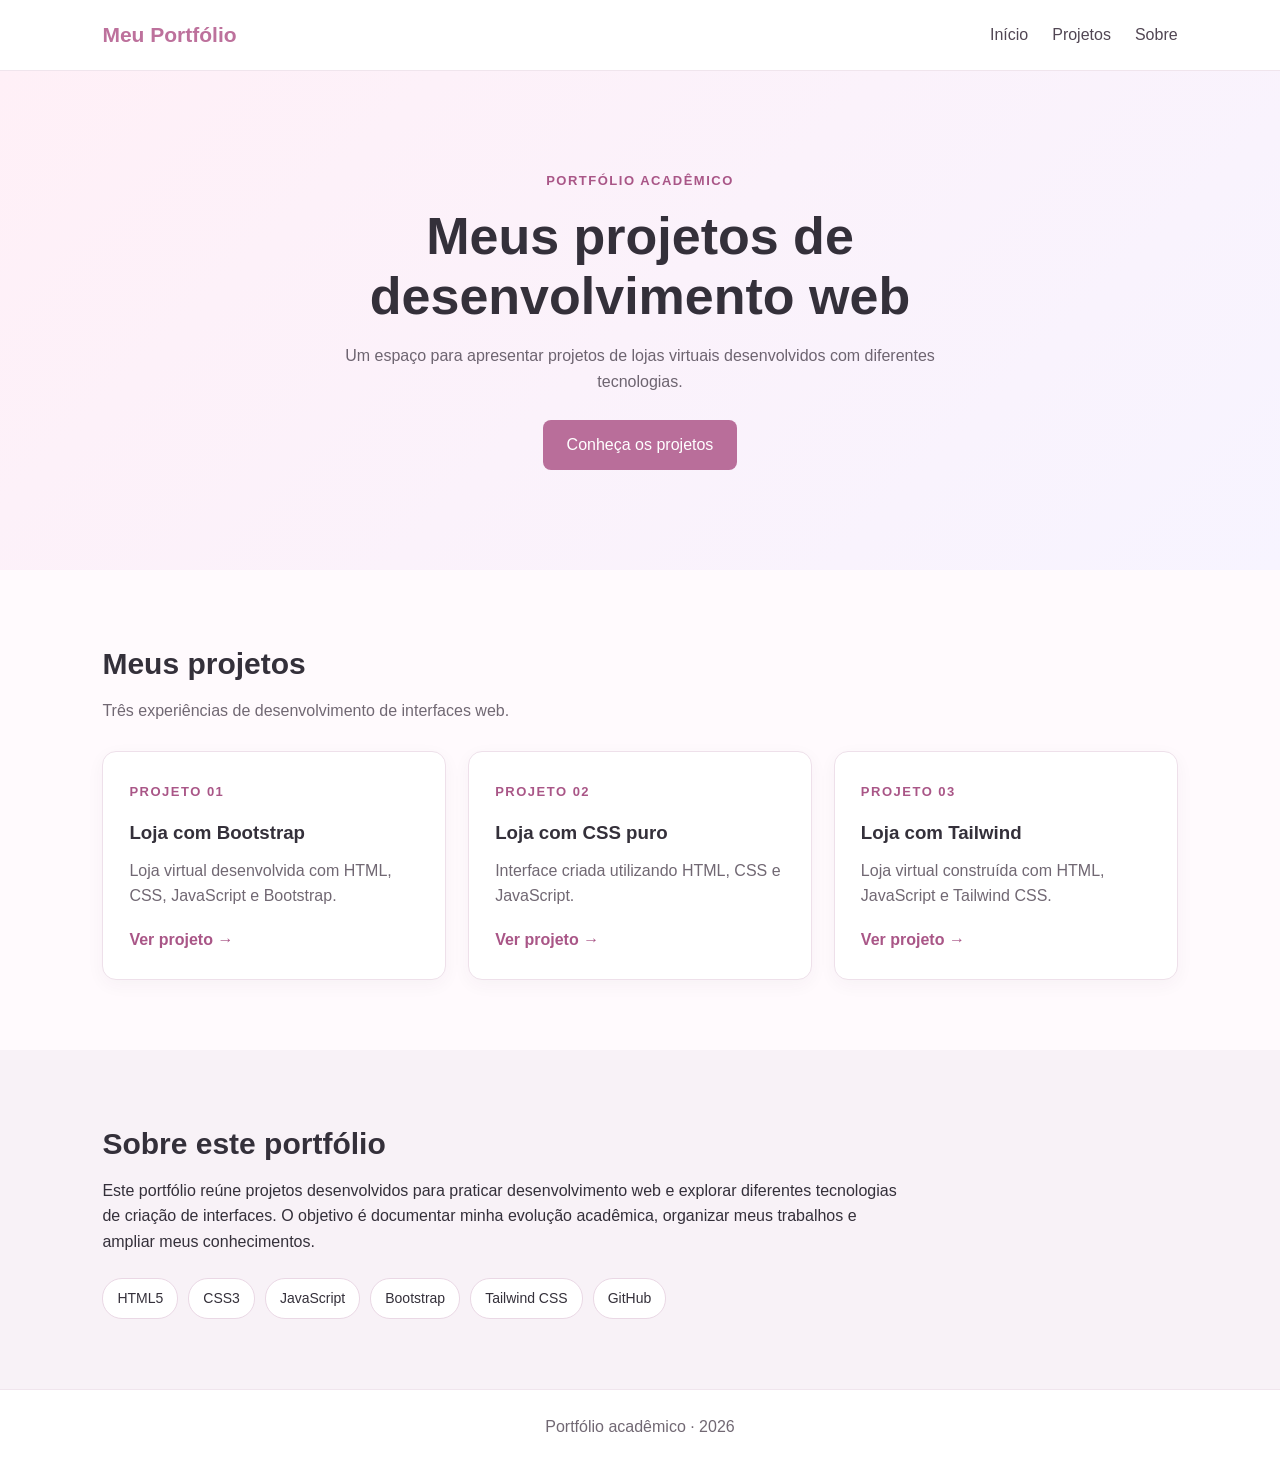
<file: index.html>
<!DOCTYPE html>
<html lang="pt-BR">
<head>
    <meta charset="UTF-8">
    <meta name="viewport" content="width=device-width, initial-scale=1.0">
    <title>Meu Portfólio Acadêmico</title>
    <link rel="stylesheet" href="style.css">
</head>
<body>
    <header>
        <nav>
            <a class="logo" href="#inicio">Meu Portfólio</a>
            <div class="links">
                <a href="#inicio">Início</a>
                <a href="#projetos">Projetos</a>
                <a href="#sobre">Sobre</a>
            </div>
        </nav>
    </header>

    <main>
        <section id="inicio" class="hero">
            <p class="subtitulo">PORTFÓLIO ACADÊMICO</p>
            <h1>Meus projetos de desenvolvimento web</h1>
            <p>
                Um espaço para apresentar projetos de lojas virtuais
                desenvolvidos com diferentes tecnologias.
            </p>
            <a class="botao" href="#projetos">Conheça os projetos</a>
        </section>

        <section id="projetos" class="secao">
            <h2>Meus projetos</h2>
            <p class="descricao">
                Três experiências de desenvolvimento de interfaces web.
            </p>

            <div class="projetos">
                <article class="cartao">
                    <span class="numero">PROJETO 01</span>
                    <h3>Loja com Bootstrap</h3>
                    <p>
                        Loja virtual desenvolvida com HTML, CSS,
                        JavaScript e Bootstrap.
                    </p>
                    <a href="https://amandareissmendes-cmd.github.io/MeuPortf-lio/C%C3%B3digos/Gemini/BootStrap/" target="_blank"
                       rel="noopener noreferrer">Ver projeto →</a>
                </article>

                <article class="cartao">
                    <span class="numero">PROJETO 02</span>
                    <h3>Loja com CSS puro</h3>
                    <p>
                        Interface criada utilizando HTML, CSS
                        e JavaScript.
                    </p>
                    <a href="https://amandareissmendes-cmd.github.io/MeuPortf-lio/C%C3%B3digos/Gemini/CSS%20PURO/" target="_blank"
                       rel="noopener noreferrer">Ver projeto →</a>
                </article>

                <article class="cartao">
                    <span class="numero">PROJETO 03</span>
                    <h3>Loja com Tailwind</h3>
                    <p>
                        Loja virtual construída com HTML,
                        JavaScript e Tailwind CSS.
                    </p>
                    <a href="https://amandareissmendes-cmd.github.io/MeuPortf-lio/C%C3%B3digos/Gemini/TailWind/" target="_blank"
                       rel="noopener noreferrer">Ver projeto →</a>
                </article>
            </div>
        </section>

        <section id="sobre" class="secao sobre">
            <h2>Sobre este portfólio</h2>
            <p>
                Este portfólio reúne projetos desenvolvidos para
                praticar desenvolvimento web e explorar diferentes
                tecnologias de criação de interfaces.
                O objetivo é documentar minha evolução acadêmica,
                organizar meus trabalhos e ampliar meus conhecimentos.
            </p>
            <div class="tecnologias">
                <span>HTML5</span>
                <span>CSS3</span>
                <span>JavaScript</span>
                <span>Bootstrap</span>
                <span>Tailwind CSS</span>
                <span>GitHub</span>
            </div>
        </section>
    </main>

    <footer>
        <p>Portfólio acadêmico · 2026</p>
    </footer>

    <script src="script.js"></script>
</body>
</html>
</file>
<file: style.css>
* {
    margin: 0;
    padding: 0;
    box-sizing: border-box;
}

html {
    scroll-behavior: smooth;
}

body {
    font-family: Arial, sans-serif;
    background: #fffafd;
    color: #34303a;
    line-height: 1.6;
}

header {
    background: white;
    border-bottom: 1px solid #f0e5ed;
    padding: 18px 8%;
}

nav {
    display: flex;
    justify-content: space-between;
    align-items: center;
    gap: 20px;
}

.logo {
    color: #bd719c;
    font-size: 21px;
    font-weight: bold;
    text-decoration: none;
}

.links {
    display: flex;
    gap: 24px;
}

.links a {
    text-decoration: none;
    color: #514653;
}

.links a:hover {
    color: #bd719c;
}

.hero {
    padding: 100px 8%;
    text-align: center;
    background: linear-gradient(135deg, #fff0f7, #f7f4ff);
}

.subtitulo,
.numero {
    color: #a95687;
    font-size: 13px;
    font-weight: bold;
    letter-spacing: 1.5px;
}

.hero h1 {
    max-width: 750px;
    margin: 16px auto;
    font-size: clamp(32px, 5vw, 52px);
    line-height: 1.15;
}

.hero p:not(.subtitulo) {
    max-width: 620px;
    margin: 0 auto 26px;
    color: #6d6470;
}

.botao {
    display: inline-block;
    background: #b96e9a;
    color: white;
    padding: 12px 24px;
    border-radius: 8px;
    text-decoration: none;
}

.botao:hover {
    background: #98547c;
}

.secao {
    padding: 70px 8%;
}

.secao h2 {
    font-size: 30px;
    margin-bottom: 10px;
}

.descricao {
    color: #716873;
    margin-bottom: 28px;
}

.projetos {
    display: grid;
    grid-template-columns: repeat(3, minmax(0, 1fr));
    gap: 22px;
}

.cartao {
    background: white;
    padding: 26px;
    border: 1px solid #eee0ea;
    border-radius: 14px;
    box-shadow: 0 5px 18px #4c24400b;
}

.cartao h3 {
    margin: 14px 0 10px;
}

.cartao p {
    color: #716873;
    margin-bottom: 18px;
}

.cartao a {
    color: #a95687;
    font-weight: bold;
    text-decoration: none;
}

.cartao a:hover {
    text-decoration: underline;
}

.sobre {
    background: #f8f2f7;
}

.sobre > p {
    max-width: 800px;
    margin: 10px 0 24px;
}

.tecnologias {
    display: flex;
    flex-wrap: wrap;
    gap: 10px;
}

.tecnologias span {
    background: white;
    border: 1px solid #ead8e5;
    border-radius: 20px;
    padding: 8px 14px;
    font-size: 14px;
}

footer {
    text-align: center;
    padding: 24px;
    color: #716873;
    background: white;
    border-top: 1px solid #f0e5ed;
}

@media (max-width: 800px) {
    .projetos {
        grid-template-columns: 1fr;
    }

    nav {
        flex-direction: column;
    }

    .links {
        gap: 16px;
        flex-wrap: wrap;
        justify-content: center;
    }

    .hero {
        padding: 70px 6%;
    }

    .secao {
        padding: 50px 6%;
    }
}
</file>
<file: Site Pessoal/style.css>
* {
    margin: 0;
    padding: 0;
    box-sizing: border-box;
}

html {
    scroll-behavior: smooth;
}

body {
    font-family: Arial, sans-serif;
    background: #fffafd;
    color: #34303a;
    line-height: 1.6;
}

header {
    background: white;
    border-bottom: 1px solid #f0e5ed;
    padding: 18px 8%;
}

nav {
    display: flex;
    justify-content: space-between;
    align-items: center;
    gap: 20px;
}

.logo {
    color: #bd719c;
    font-size: 21px;
    font-weight: bold;
    text-decoration: none;
}

.links {
    display: flex;
    gap: 24px;
}

.links a {
    text-decoration: none;
    color: #514653;
}

.links a:hover {
    color: #bd719c;
}

.hero {
    padding: 100px 8%;
    text-align: center;
    background: linear-gradient(135deg, #fff0f7, #f7f4ff);
}

.subtitulo,
.numero {
    color: #a95687;
    font-size: 13px;
    font-weight: bold;
    letter-spacing: 1.5px;
}

.hero h1 {
    max-width: 750px;
    margin: 16px auto;
    font-size: clamp(32px, 5vw, 52px);
    line-height: 1.15;
}

.hero p:not(.subtitulo) {
    max-width: 620px;
    margin: 0 auto 26px;
    color: #6d6470;
}

.botao {
    display: inline-block;
    background: #b96e9a;
    color: white;
    padding: 12px 24px;
    border-radius: 8px;
    text-decoration: none;
}

.botao:hover {
    background: #98547c;
}

.secao {
    padding: 70px 8%;
}

.secao h2 {
    font-size: 30px;
    margin-bottom: 10px;
}

.descricao {
    color: #716873;
    margin-bottom: 28px;
}

.projetos {
    display: grid;
    grid-template-columns: repeat(3, minmax(0, 1fr));
    gap: 22px;
}

.cartao {
    background: white;
    padding: 26px;
    border: 1px solid #eee0ea;
    border-radius: 14px;
    box-shadow: 0 5px 18px #4c24400b;
}

.cartao h3 {
    margin: 14px 0 10px;
}

.cartao p {
    color: #716873;
    margin-bottom: 18px;
}

.cartao a {
    color: #a95687;
    font-weight: bold;
    text-decoration: none;
}

.cartao a:hover {
    text-decoration: underline;
}

.sobre {
    background: #f8f2f7;
}

.sobre > p {
    max-width: 800px;
    margin: 10px 0 24px;
}

.tecnologias {
    display: flex;
    flex-wrap: wrap;
    gap: 10px;
}

.tecnologias span {
    background: white;
    border: 1px solid #ead8e5;
    border-radius: 20px;
    padding: 8px 14px;
    font-size: 14px;
}

footer {
    text-align: center;
    padding: 24px;
    color: #716873;
    background: white;
    border-top: 1px solid #f0e5ed;
}

@media (max-width: 800px) {
    .projetos {
        grid-template-columns: 1fr;
    }

    nav {
        flex-direction: column;
    }

    .links {
        gap: 16px;
        flex-wrap: wrap;
        justify-content: center;
    }

    .hero {
        padding: 70px 6%;
    }

    .secao {
        padding: 50px 6%;
    }
}
</file>
